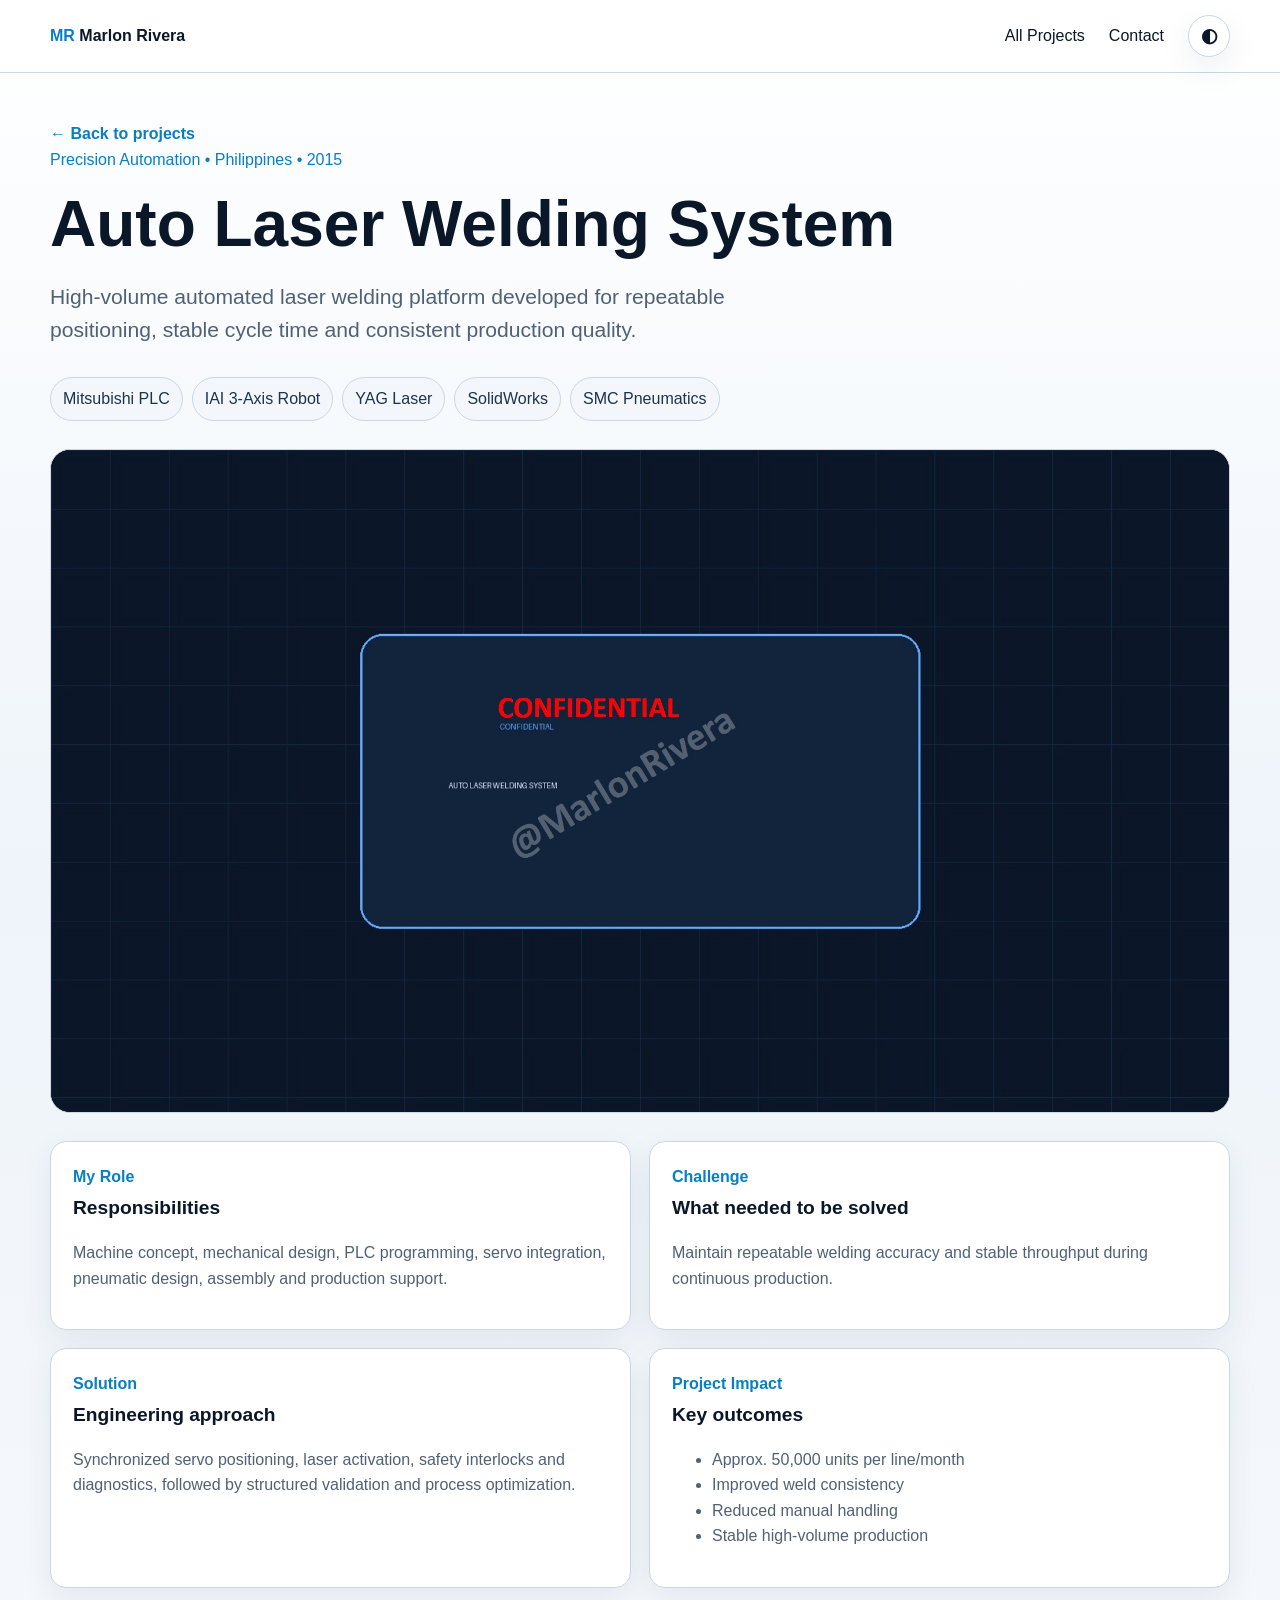
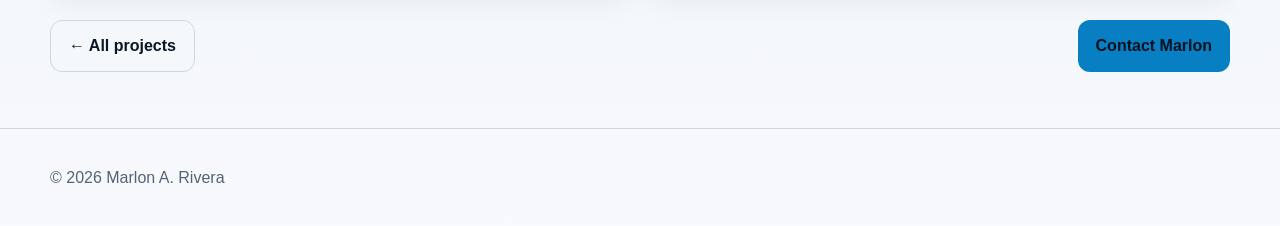
<file: projects/auto-laser-welding.html>
<!doctype html><html lang="en"><head><meta charset="utf-8"><meta name="viewport" content="width=device-width,initial-scale=1"><title>Auto Laser Welding System | Marlon Rivera</title><link rel="stylesheet" href="../styles.css"></head><body><header class="nav"><div class="wrap navin"><a class="brand" href="../index.html"><span>MR</span> Marlon Rivera</a><div class="links project-links"><a href="../index.html#projects">All Projects</a><a href="../index.html#contact">Contact</a><button class="theme-toggle icon-only" type="button" data-theme-toggle aria-label="Switch color theme" title="Switch color theme"><span class="theme-icon" aria-hidden="true">◐</span></button></div><button class="theme-toggle mobile-theme project-mobile-theme" type="button" data-theme-toggle aria-label="Switch color theme"><span class="theme-icon" aria-hidden="true">◐</span></button></div></header><main><section class="project-hero"><div class="wrap"><a class="meta" href="../index.html#projects">← Back to projects</a><div class="eyebrow">Precision Automation • Philippines • 2015</div><h1>Auto Laser Welding System</h1><p class="lead">High-volume automated laser welding platform developed for repeatable positioning, stable cycle time and consistent production quality.</p><div class="chips"><span class="chip">Mitsubishi PLC</span><span class="chip">IAI 3-Axis Robot</span><span class="chip">YAG Laser</span><span class="chip">SolidWorks</span><span class="chip">SMC Pneumatics</span></div><div class="project-media"><img src="../assets/covers/laser.jpg" alt="Auto Laser Welding System"></div><div class="detailgrid"><div class="detail"><div class="meta">My Role</div><h2>Responsibilities</h2><p>Machine concept, mechanical design, PLC programming, servo integration, pneumatic design, assembly and production support.</p></div><div class="detail"><div class="meta">Challenge</div><h2>What needed to be solved</h2><p>Maintain repeatable welding accuracy and stable throughput during continuous production.</p></div><div class="detail"><div class="meta">Solution</div><h2>Engineering approach</h2><p>Synchronized servo positioning, laser activation, safety interlocks and diagnostics, followed by structured validation and process optimization.</p></div><div class="detail"><div class="meta">Project Impact</div><h2>Key outcomes</h2><ul><li>Approx. 50,000 units per line/month</li><li>Improved weld consistency</li><li>Reduced manual handling</li><li>Stable high-volume production</li></ul></div></div><div class="projectnav"><a class="btn alt" href="../index.html#projects">← All projects</a><a class="btn" href="../index.html#contact">Contact Marlon</a></div></div></section></main><footer><div class="wrap">© <span data-year></span> Marlon A. Rivera</div></footer><script src="../script.js"></script><script src="../analytics-config.js"></script><script src="../analytics.js"></script></body></html>
</file>
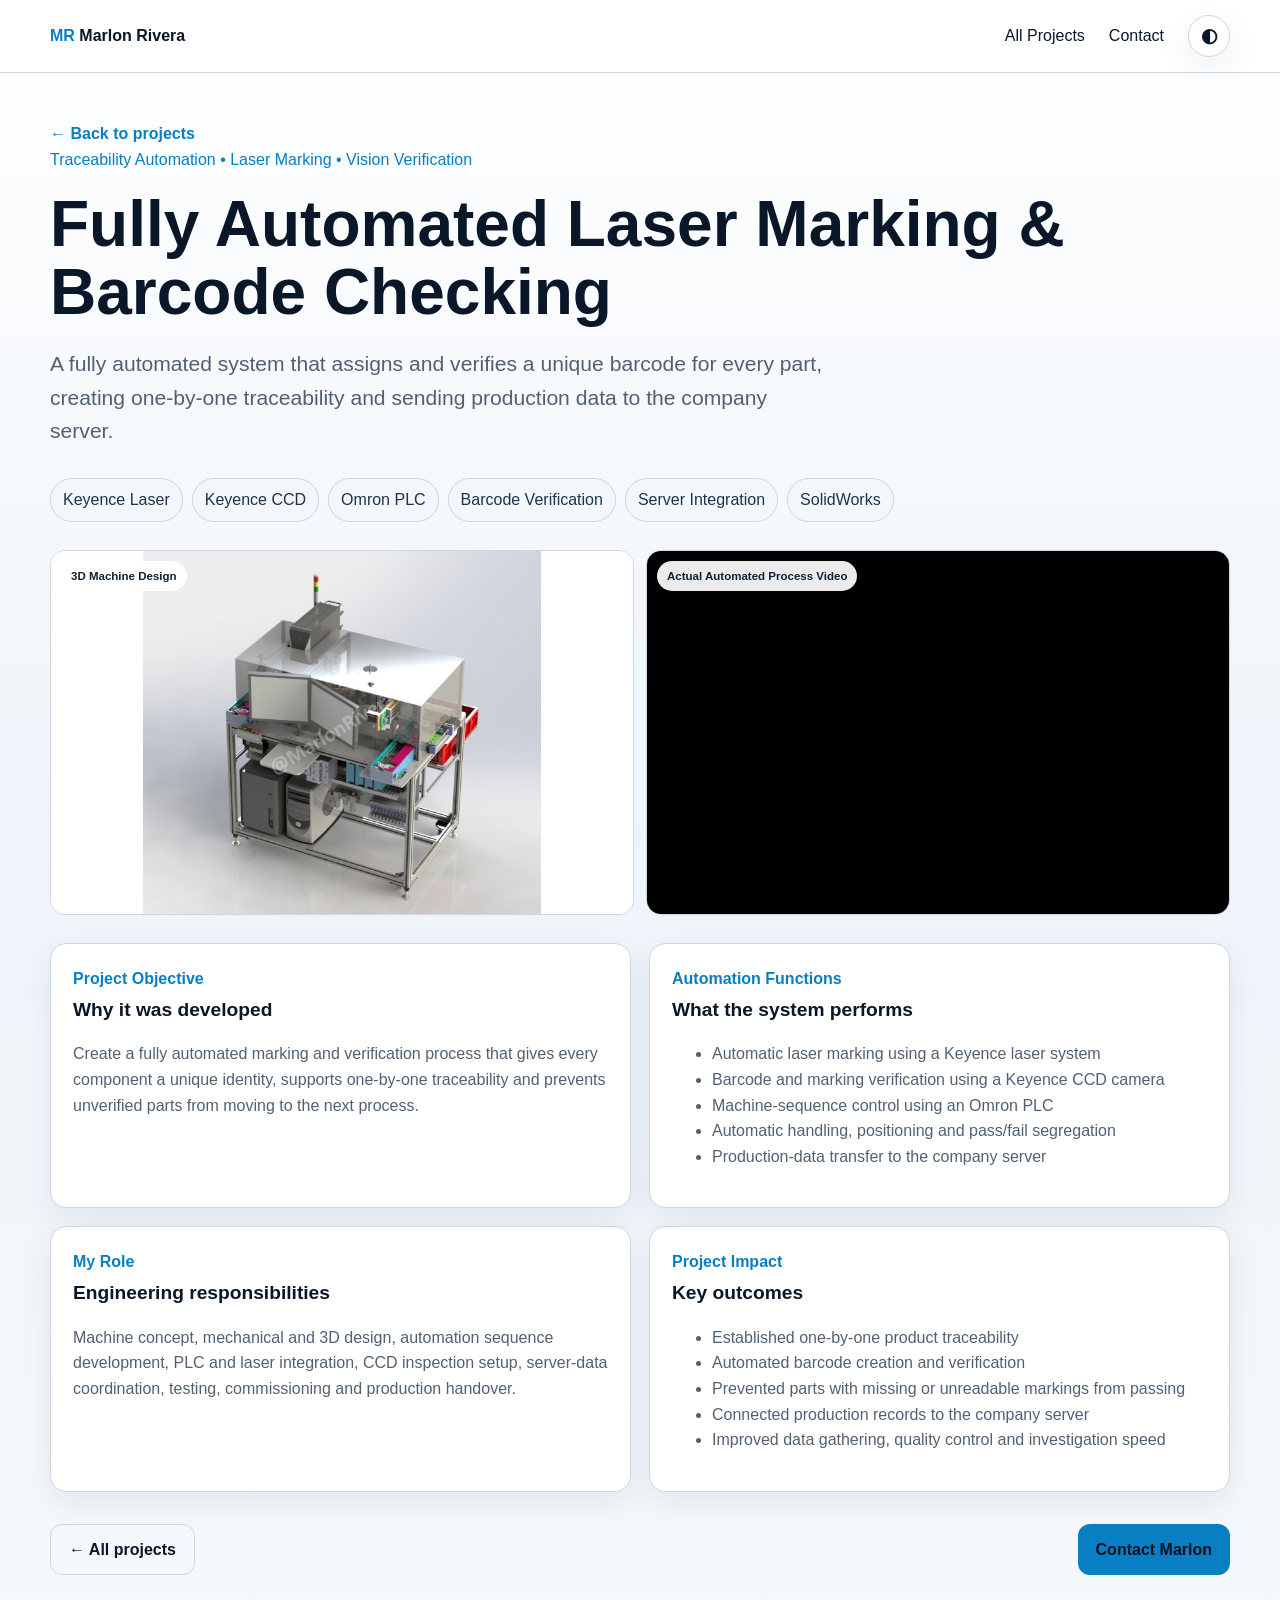
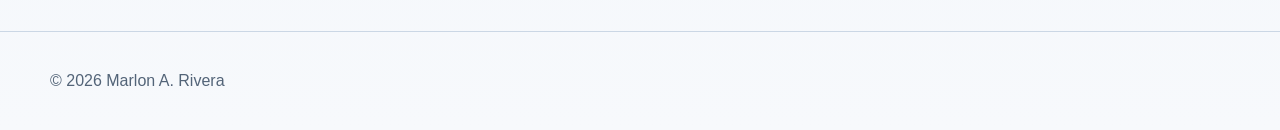
<file: projects/automated-laser-marking-barcode.html>
<!doctype html><html lang="en"><head><meta charset="utf-8"><meta name="viewport" content="width=device-width,initial-scale=1"><title>Fully Automated Laser Marking & Barcode Checking | Marlon Rivera</title><meta name="description" content="Fully automated laser marking and barcode verification system using Keyence laser and CCD technology with Omron PLC control and server-connected traceability."><link rel="stylesheet" href="../styles.css"></head><body><header class="nav"><div class="wrap navin"><a class="brand" href="../index.html"><span>MR</span> Marlon Rivera</a><div class="links project-links"><a href="../index.html#projects">All Projects</a><a href="../index.html#contact">Contact</a><button class="theme-toggle icon-only" type="button" data-theme-toggle aria-label="Switch color theme" title="Switch color theme"><span class="theme-icon" aria-hidden="true">◐</span></button></div><button class="theme-toggle mobile-theme project-mobile-theme" type="button" data-theme-toggle aria-label="Switch color theme"><span class="theme-icon" aria-hidden="true">◐</span></button></div></header><main><section class="project-hero"><div class="wrap"><a class="meta" href="../index.html#projects">← Back to projects</a><div class="eyebrow">Traceability Automation • Laser Marking • Vision Verification</div><h1>Fully Automated Laser Marking & Barcode Checking</h1><p class="lead">A fully automated system that assigns and verifies a unique barcode for every part, creating one-by-one traceability and sending production data to the company server.</p><div class="chips"><span class="chip">Keyence Laser</span><span class="chip">Keyence CCD</span><span class="chip">Omron PLC</span><span class="chip">Barcode Verification</span><span class="chip">Server Integration</span><span class="chip">SolidWorks</span></div><div class="project-comparison"><div class="media-panel"><div class="media-label">3D Machine Design</div><img src="../assets/cad/laser-marking-3d.jpg" alt="Automated Laser Marking and Barcode Checking 3D Machine Design"></div><div class="media-panel"><div class="media-label">Actual Automated Process Video</div><video autoplay muted loop playsinline preload="metadata"><source src="../assets/videos/fully-auto-laser-mark-barcode.mp4" type="video/mp4">Your browser does not support HTML5 video.</video></div></div><div class="detailgrid"><div class="detail"><div class="meta">Project Objective</div><h2>Why it was developed</h2><p>Create a fully automated marking and verification process that gives every component a unique identity, supports one-by-one traceability and prevents unverified parts from moving to the next process.</p></div><div class="detail"><div class="meta">Automation Functions</div><h2>What the system performs</h2><ul><li>Automatic laser marking using a Keyence laser system</li><li>Barcode and marking verification using a Keyence CCD camera</li><li>Machine-sequence control using an Omron PLC</li><li>Automatic handling, positioning and pass/fail segregation</li><li>Production-data transfer to the company server</li></ul></div><div class="detail"><div class="meta">My Role</div><h2>Engineering responsibilities</h2><p>Machine concept, mechanical and 3D design, automation sequence development, PLC and laser integration, CCD inspection setup, server-data coordination, testing, commissioning and production handover.</p></div><div class="detail"><div class="meta">Project Impact</div><h2>Key outcomes</h2><ul><li>Established one-by-one product traceability</li><li>Automated barcode creation and verification</li><li>Prevented parts with missing or unreadable markings from passing</li><li>Connected production records to the company server</li><li>Improved data gathering, quality control and investigation speed</li></ul></div></div><div class="projectnav"><a class="btn alt" href="../index.html#projects">← All projects</a><a class="btn" href="../index.html#contact">Contact Marlon</a></div></div></section></main><footer><div class="wrap">© <span data-year></span> Marlon A. Rivera</div></footer><script src="../script.js"></script><script src="../analytics-config.js"></script><script src="../analytics.js"></script></body></html>
</file>
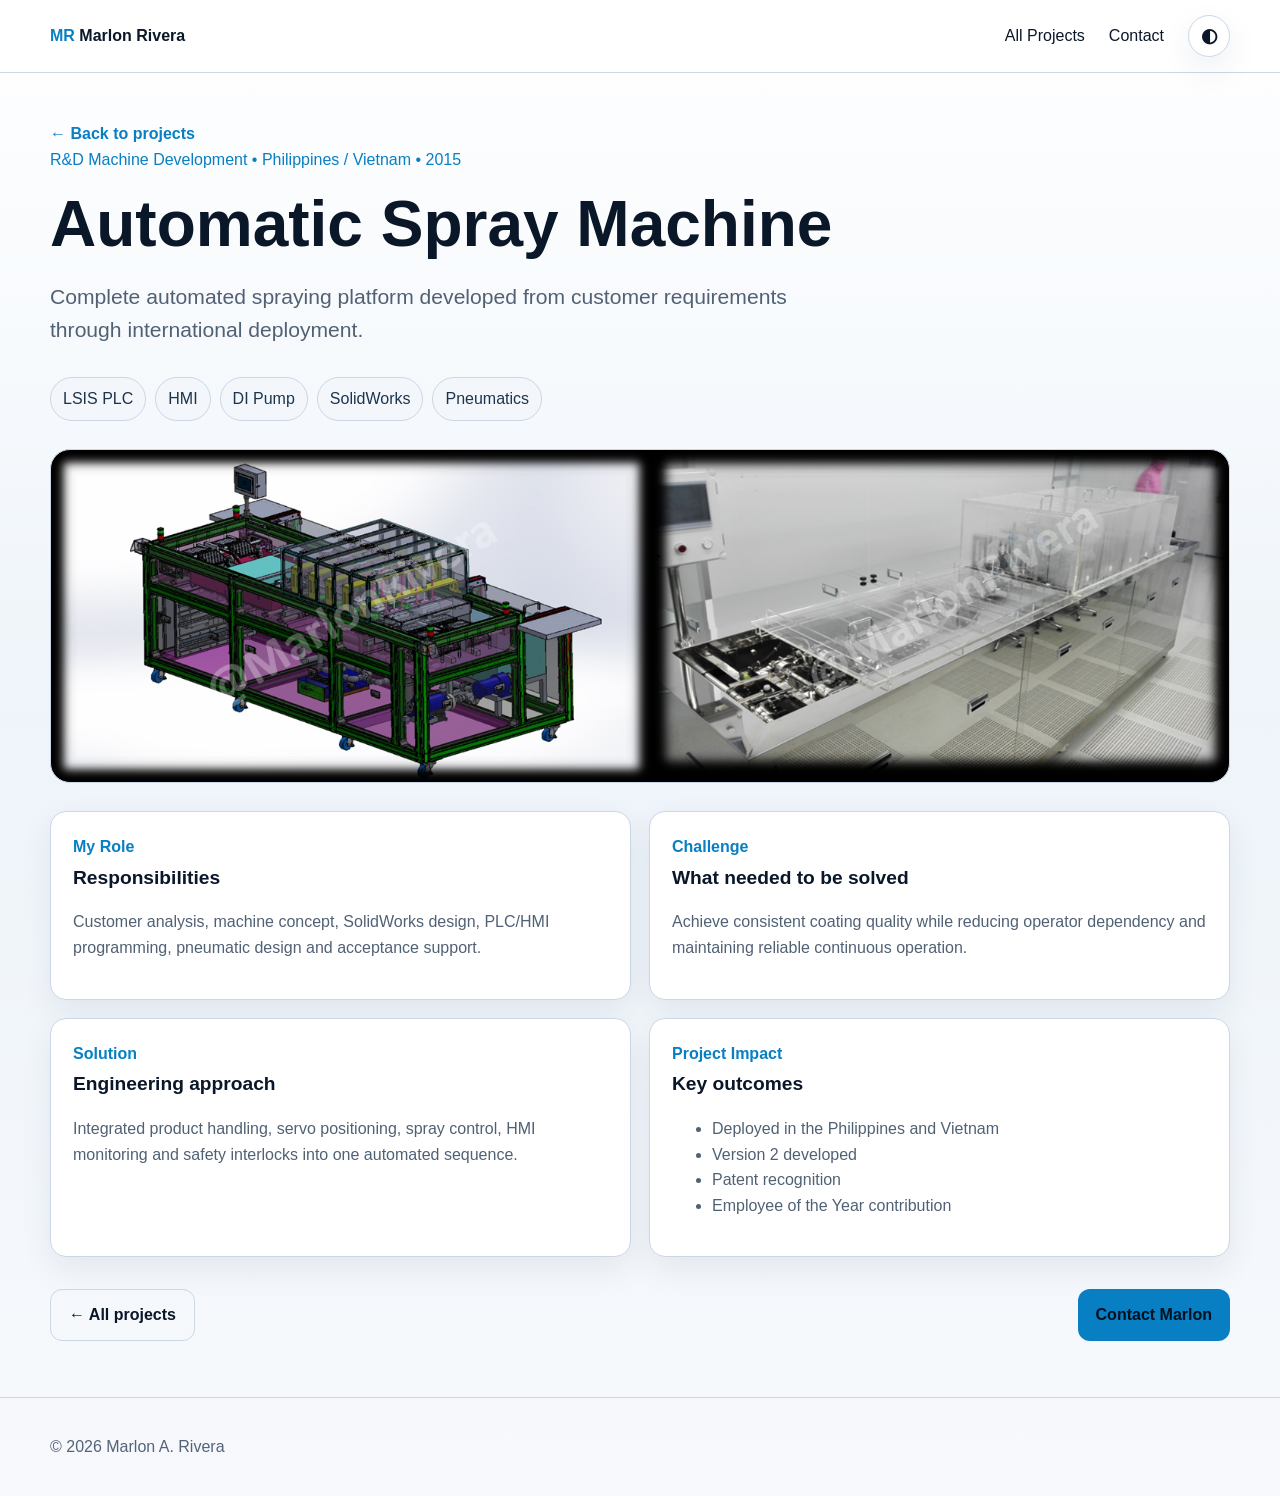
<file: projects/automatic-spray-machine.html>
<!doctype html><html lang="en"><head><meta charset="utf-8"><meta name="viewport" content="width=device-width,initial-scale=1"><title>Automatic Spray Machine | Marlon Rivera</title><link rel="stylesheet" href="../styles.css"></head><body><header class="nav"><div class="wrap navin"><a class="brand" href="../index.html"><span>MR</span> Marlon Rivera</a><div class="links project-links"><a href="../index.html#projects">All Projects</a><a href="../index.html#contact">Contact</a><button class="theme-toggle icon-only" type="button" data-theme-toggle aria-label="Switch color theme" title="Switch color theme"><span class="theme-icon" aria-hidden="true">◐</span></button></div><button class="theme-toggle mobile-theme project-mobile-theme" type="button" data-theme-toggle aria-label="Switch color theme"><span class="theme-icon" aria-hidden="true">◐</span></button></div></header><main><section class="project-hero"><div class="wrap"><a class="meta" href="../index.html#projects">← Back to projects</a><div class="eyebrow">R&D Machine Development • Philippines / Vietnam • 2015</div><h1>Automatic Spray Machine</h1><p class="lead">Complete automated spraying platform developed from customer requirements through international deployment.</p><div class="chips"><span class="chip">LSIS PLC</span><span class="chip">HMI</span><span class="chip">DI Pump</span><span class="chip">SolidWorks</span><span class="chip">Pneumatics</span></div><div class="project-media"><img src="../assets/covers/spray.png" alt="Automatic Spray Machine"></div><div class="detailgrid"><div class="detail"><div class="meta">My Role</div><h2>Responsibilities</h2><p>Customer analysis, machine concept, SolidWorks design, PLC/HMI programming, pneumatic design and acceptance support.</p></div><div class="detail"><div class="meta">Challenge</div><h2>What needed to be solved</h2><p>Achieve consistent coating quality while reducing operator dependency and maintaining reliable continuous operation.</p></div><div class="detail"><div class="meta">Solution</div><h2>Engineering approach</h2><p>Integrated product handling, servo positioning, spray control, HMI monitoring and safety interlocks into one automated sequence.</p></div><div class="detail"><div class="meta">Project Impact</div><h2>Key outcomes</h2><ul><li>Deployed in the Philippines and Vietnam</li><li>Version 2 developed</li><li>Patent recognition</li><li>Employee of the Year contribution</li></ul></div></div><div class="projectnav"><a class="btn alt" href="../index.html#projects">← All projects</a><a class="btn" href="../index.html#contact">Contact Marlon</a></div></div></section></main><footer><div class="wrap">© <span data-year></span> Marlon A. Rivera</div></footer><script src="../script.js"></script><script src="../analytics-config.js"></script><script src="../analytics.js"></script></body></html>
</file>
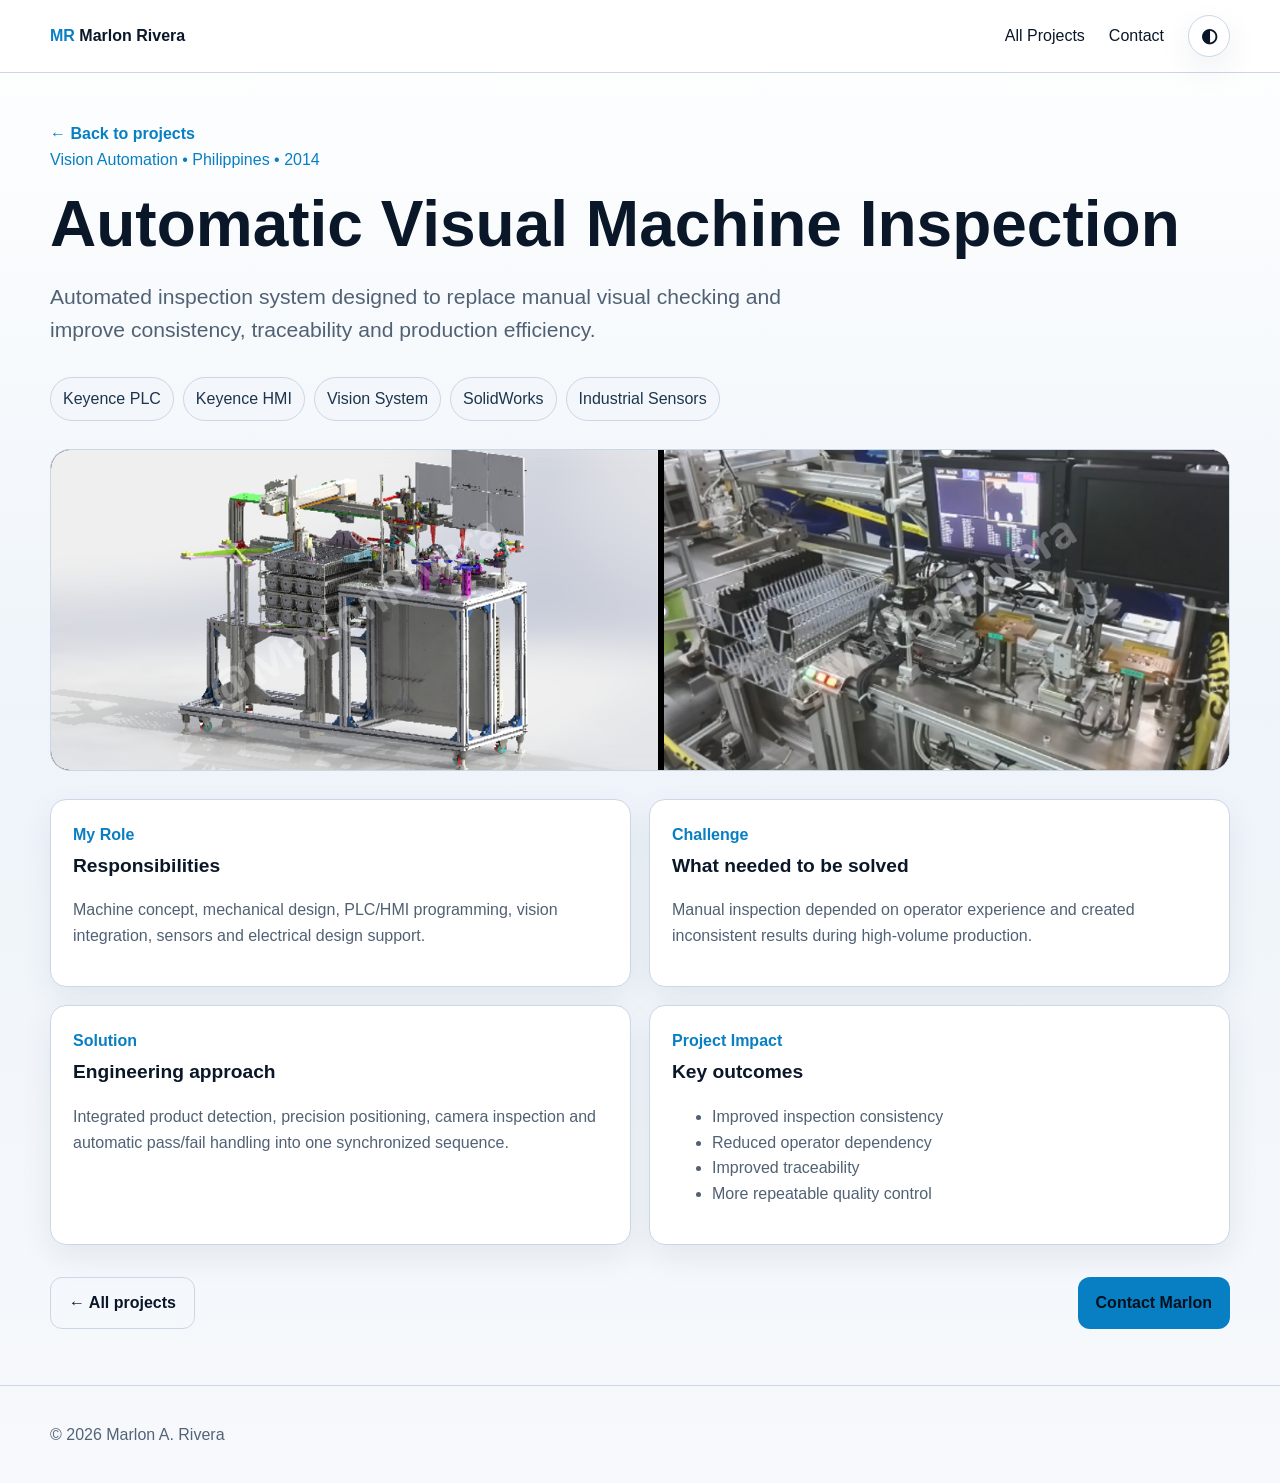
<file: projects/automatic-visual-inspection.html>
<!doctype html><html lang="en"><head><meta charset="utf-8"><meta name="viewport" content="width=device-width,initial-scale=1"><title>Automatic Visual Machine Inspection | Marlon Rivera</title><link rel="stylesheet" href="../styles.css"></head><body><header class="nav"><div class="wrap navin"><a class="brand" href="../index.html"><span>MR</span> Marlon Rivera</a><div class="links project-links"><a href="../index.html#projects">All Projects</a><a href="../index.html#contact">Contact</a><button class="theme-toggle icon-only" type="button" data-theme-toggle aria-label="Switch color theme" title="Switch color theme"><span class="theme-icon" aria-hidden="true">◐</span></button></div><button class="theme-toggle mobile-theme project-mobile-theme" type="button" data-theme-toggle aria-label="Switch color theme"><span class="theme-icon" aria-hidden="true">◐</span></button></div></header><main><section class="project-hero"><div class="wrap"><a class="meta" href="../index.html#projects">← Back to projects</a><div class="eyebrow">Vision Automation • Philippines • 2014</div><h1>Automatic Visual Machine Inspection</h1><p class="lead">Automated inspection system designed to replace manual visual checking and improve consistency, traceability and production efficiency.</p><div class="chips"><span class="chip">Keyence PLC</span><span class="chip">Keyence HMI</span><span class="chip">Vision System</span><span class="chip">SolidWorks</span><span class="chip">Industrial Sensors</span></div><div class="project-media"><img src="../assets/covers/avmi.png" alt="Automatic Visual Machine Inspection"></div><div class="detailgrid"><div class="detail"><div class="meta">My Role</div><h2>Responsibilities</h2><p>Machine concept, mechanical design, PLC/HMI programming, vision integration, sensors and electrical design support.</p></div><div class="detail"><div class="meta">Challenge</div><h2>What needed to be solved</h2><p>Manual inspection depended on operator experience and created inconsistent results during high-volume production.</p></div><div class="detail"><div class="meta">Solution</div><h2>Engineering approach</h2><p>Integrated product detection, precision positioning, camera inspection and automatic pass/fail handling into one synchronized sequence.</p></div><div class="detail"><div class="meta">Project Impact</div><h2>Key outcomes</h2><ul><li>Improved inspection consistency</li><li>Reduced operator dependency</li><li>Improved traceability</li><li>More repeatable quality control</li></ul></div></div><div class="projectnav"><a class="btn alt" href="../index.html#projects">← All projects</a><a class="btn" href="../index.html#contact">Contact Marlon</a></div></div></section></main><footer><div class="wrap">© <span data-year></span> Marlon A. Rivera</div></footer><script src="../script.js"></script><script src="../analytics-config.js"></script><script src="../analytics.js"></script></body></html>
</file>
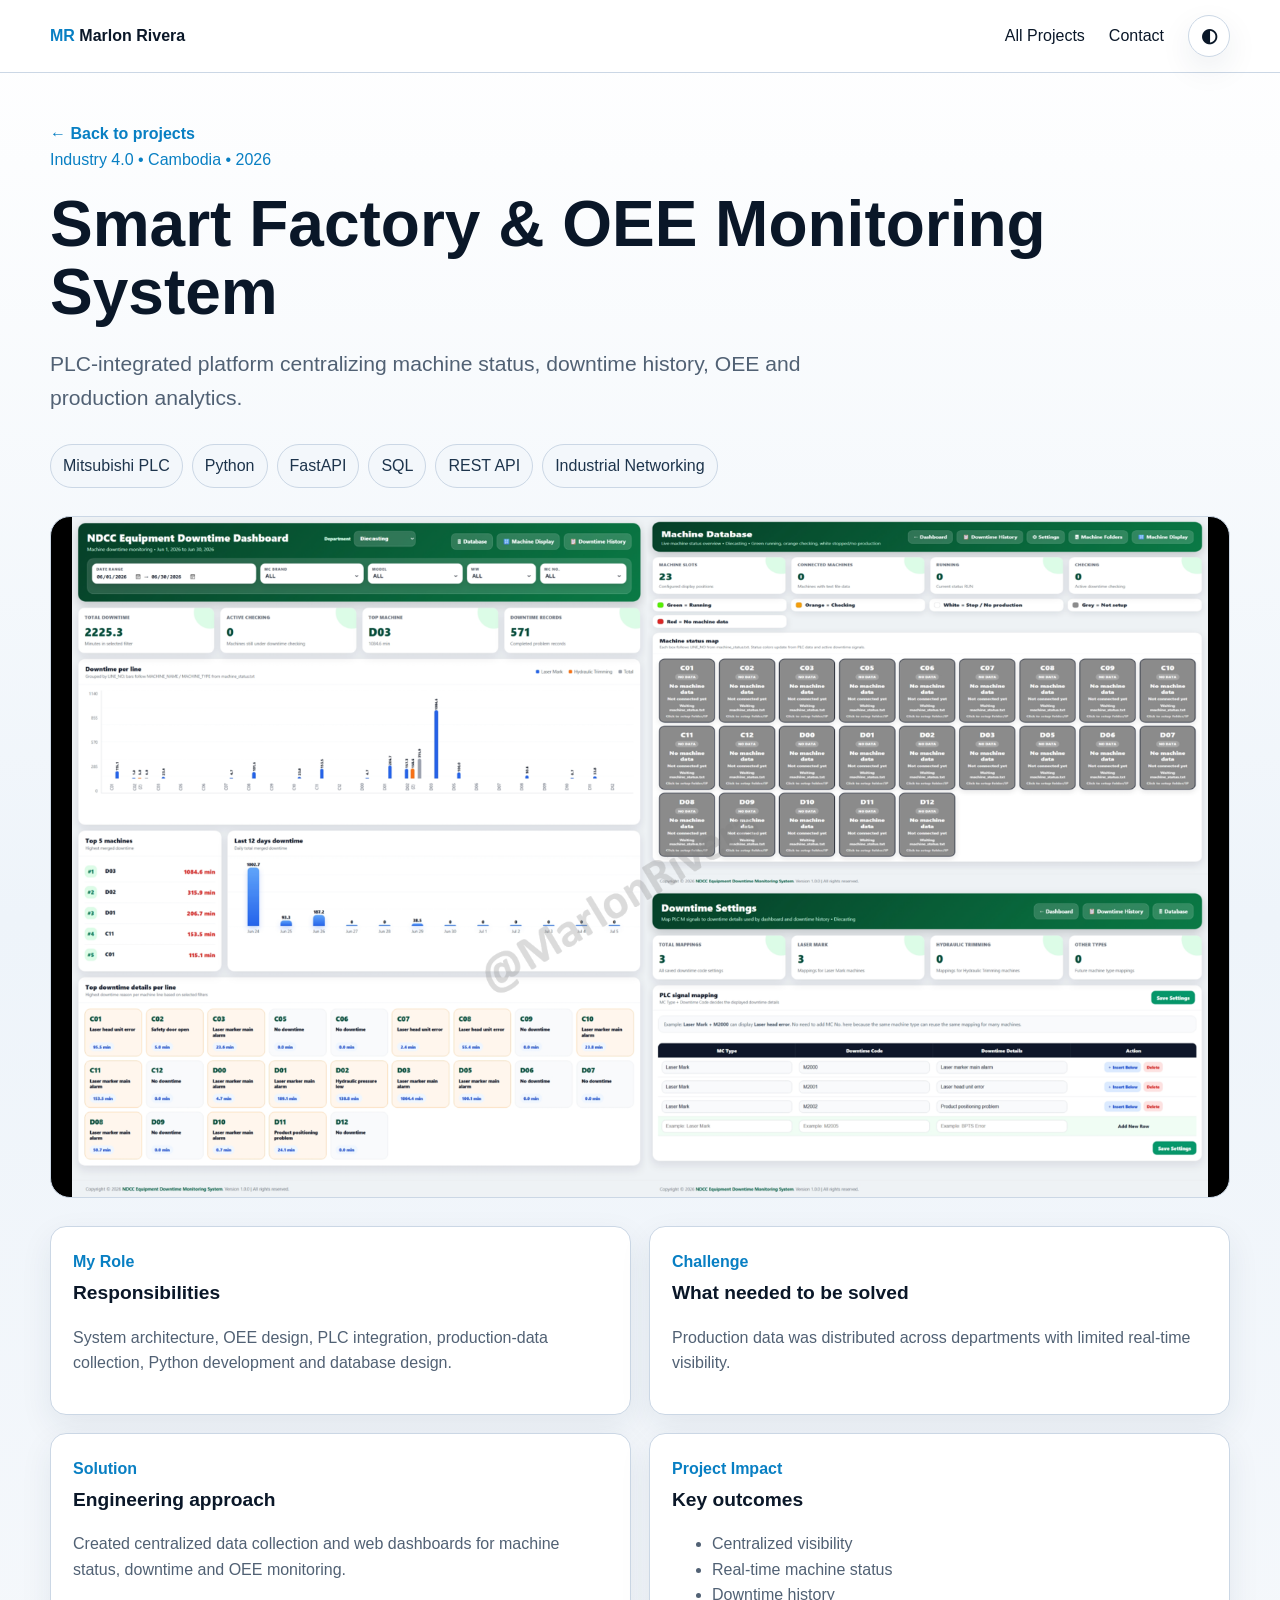
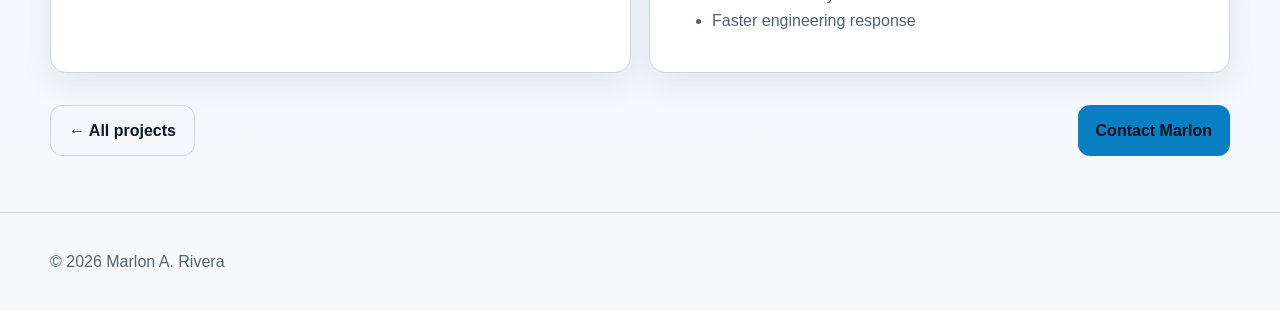
<file: projects/smart-factory-oee.html>
<!doctype html><html lang="en"><head><meta charset="utf-8"><meta name="viewport" content="width=device-width,initial-scale=1"><title>Smart Factory & OEE Monitoring System | Marlon Rivera</title><link rel="stylesheet" href="../styles.css"></head><body><header class="nav"><div class="wrap navin"><a class="brand" href="../index.html"><span>MR</span> Marlon Rivera</a><div class="links project-links"><a href="../index.html#projects">All Projects</a><a href="../index.html#contact">Contact</a><button class="theme-toggle icon-only" type="button" data-theme-toggle aria-label="Switch color theme" title="Switch color theme"><span class="theme-icon" aria-hidden="true">◐</span></button></div><button class="theme-toggle mobile-theme project-mobile-theme" type="button" data-theme-toggle aria-label="Switch color theme"><span class="theme-icon" aria-hidden="true">◐</span></button></div></header><main><section class="project-hero"><div class="wrap"><a class="meta" href="../index.html#projects">← Back to projects</a><div class="eyebrow">Industry 4.0 • Cambodia • 2026</div><h1>Smart Factory & OEE Monitoring System</h1><p class="lead">PLC-integrated platform centralizing machine status, downtime history, OEE and production analytics.</p><div class="chips"><span class="chip">Mitsubishi PLC</span><span class="chip">Python</span><span class="chip">FastAPI</span><span class="chip">SQL</span><span class="chip">REST API</span><span class="chip">Industrial Networking</span></div><div class="project-media"><img src="../assets/covers/oee.png" alt="Smart Factory & OEE Monitoring System"></div><div class="detailgrid"><div class="detail"><div class="meta">My Role</div><h2>Responsibilities</h2><p>System architecture, OEE design, PLC integration, production-data collection, Python development and database design.</p></div><div class="detail"><div class="meta">Challenge</div><h2>What needed to be solved</h2><p>Production data was distributed across departments with limited real-time visibility.</p></div><div class="detail"><div class="meta">Solution</div><h2>Engineering approach</h2><p>Created centralized data collection and web dashboards for machine status, downtime and OEE monitoring.</p></div><div class="detail"><div class="meta">Project Impact</div><h2>Key outcomes</h2><ul><li>Centralized visibility</li><li>Real-time machine status</li><li>Downtime history</li><li>Faster engineering response</li></ul></div></div><div class="projectnav"><a class="btn alt" href="../index.html#projects">← All projects</a><a class="btn" href="../index.html#contact">Contact Marlon</a></div></div></section></main><footer><div class="wrap">© <span data-year></span> Marlon A. Rivera</div></footer><script src="../script.js"></script><script src="../analytics-config.js"></script><script src="../analytics.js"></script></body></html>
</file>
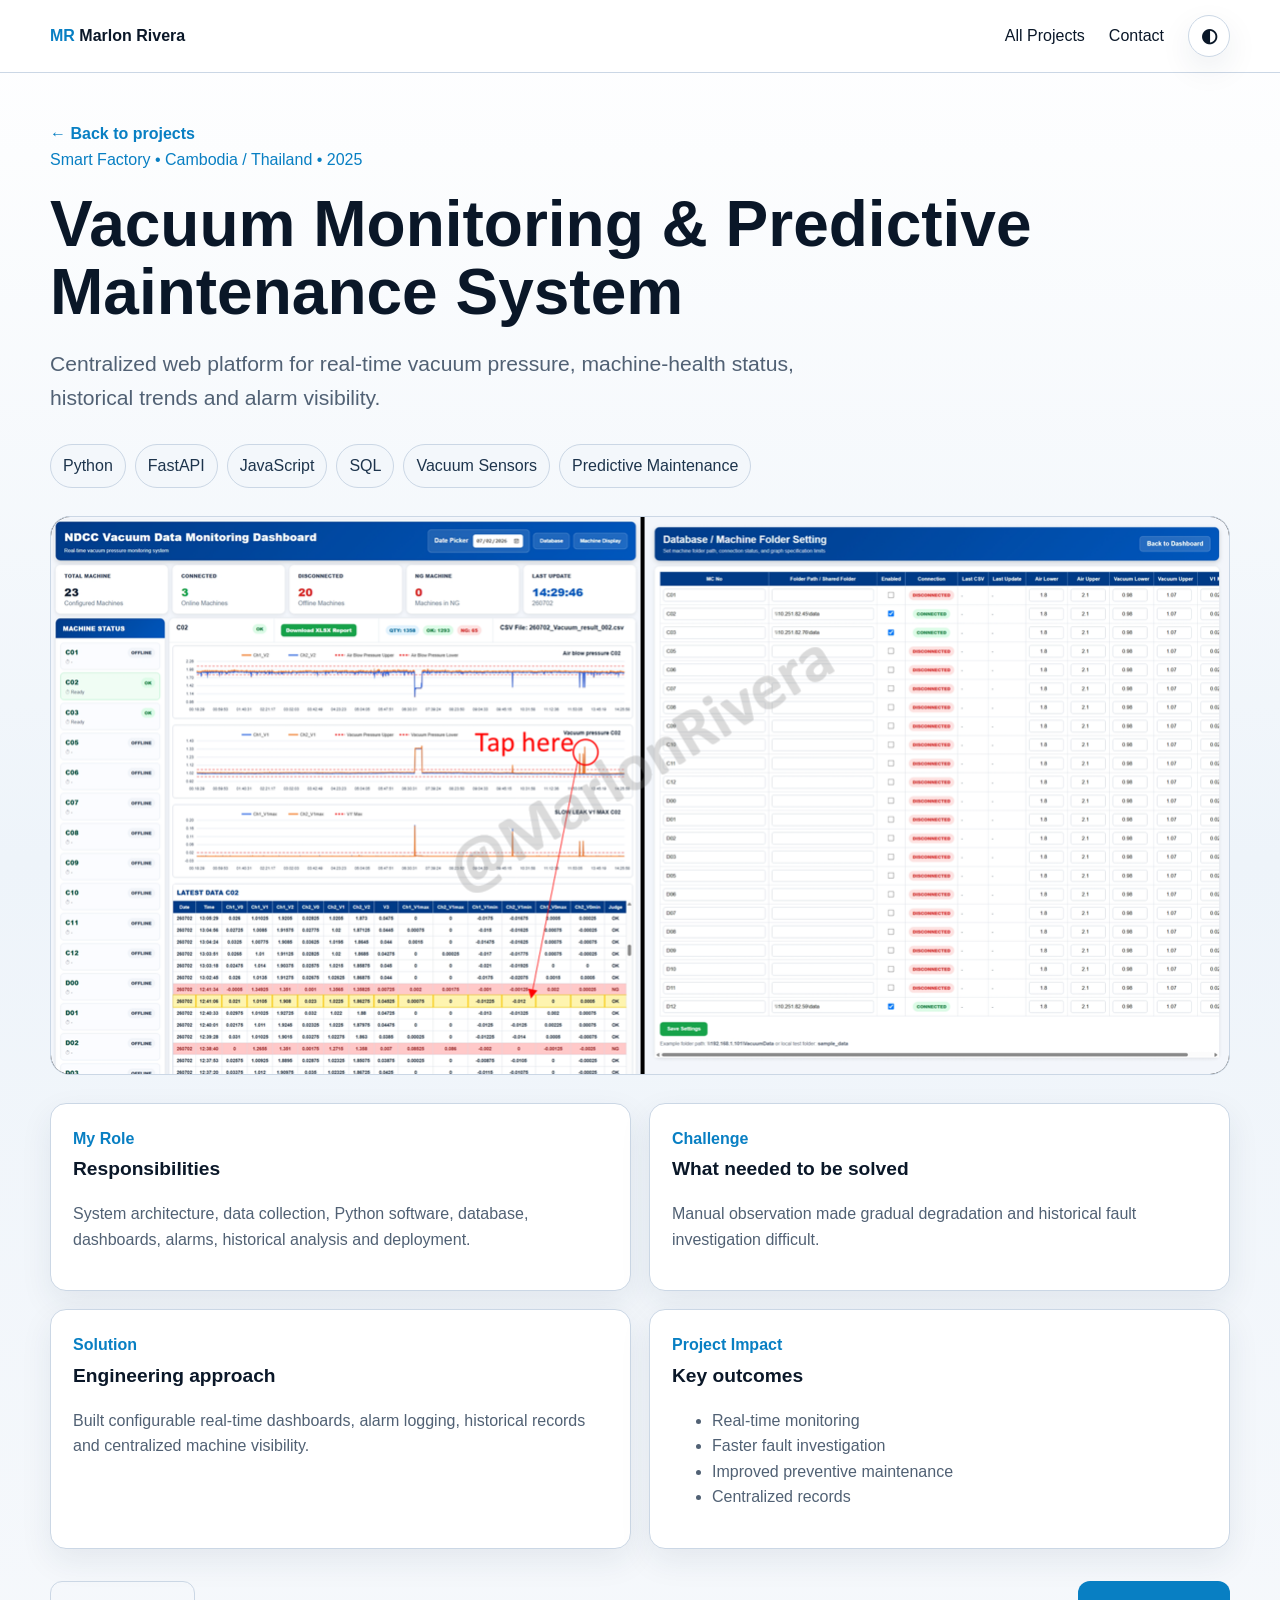
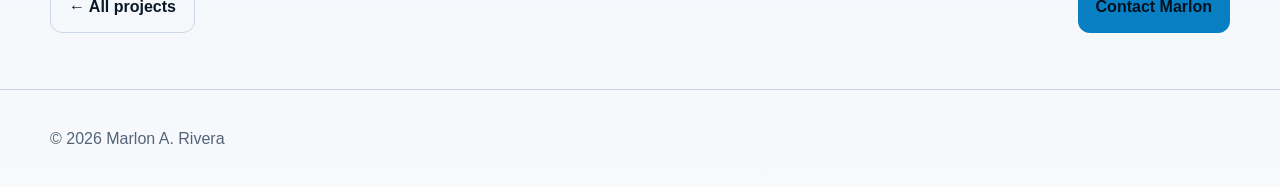
<file: projects/vacuum-monitoring.html>
<!doctype html><html lang="en"><head><meta charset="utf-8"><meta name="viewport" content="width=device-width,initial-scale=1"><title>Vacuum Monitoring & Predictive Maintenance System | Marlon Rivera</title><link rel="stylesheet" href="../styles.css"></head><body><header class="nav"><div class="wrap navin"><a class="brand" href="../index.html"><span>MR</span> Marlon Rivera</a><div class="links project-links"><a href="../index.html#projects">All Projects</a><a href="../index.html#contact">Contact</a><button class="theme-toggle icon-only" type="button" data-theme-toggle aria-label="Switch color theme" title="Switch color theme"><span class="theme-icon" aria-hidden="true">◐</span></button></div><button class="theme-toggle mobile-theme project-mobile-theme" type="button" data-theme-toggle aria-label="Switch color theme"><span class="theme-icon" aria-hidden="true">◐</span></button></div></header><main><section class="project-hero"><div class="wrap"><a class="meta" href="../index.html#projects">← Back to projects</a><div class="eyebrow">Smart Factory • Cambodia / Thailand • 2025</div><h1>Vacuum Monitoring & Predictive Maintenance System</h1><p class="lead">Centralized web platform for real-time vacuum pressure, machine-health status, historical trends and alarm visibility.</p><div class="chips"><span class="chip">Python</span><span class="chip">FastAPI</span><span class="chip">JavaScript</span><span class="chip">SQL</span><span class="chip">Vacuum Sensors</span><span class="chip">Predictive Maintenance</span></div><div class="project-media"><img src="../assets/covers/vacuum.png" alt="Vacuum Monitoring & Predictive Maintenance System"></div><div class="detailgrid"><div class="detail"><div class="meta">My Role</div><h2>Responsibilities</h2><p>System architecture, data collection, Python software, database, dashboards, alarms, historical analysis and deployment.</p></div><div class="detail"><div class="meta">Challenge</div><h2>What needed to be solved</h2><p>Manual observation made gradual degradation and historical fault investigation difficult.</p></div><div class="detail"><div class="meta">Solution</div><h2>Engineering approach</h2><p>Built configurable real-time dashboards, alarm logging, historical records and centralized machine visibility.</p></div><div class="detail"><div class="meta">Project Impact</div><h2>Key outcomes</h2><ul><li>Real-time monitoring</li><li>Faster fault investigation</li><li>Improved preventive maintenance</li><li>Centralized records</li></ul></div></div><div class="projectnav"><a class="btn alt" href="../index.html#projects">← All projects</a><a class="btn" href="../index.html#contact">Contact Marlon</a></div></div></section></main><footer><div class="wrap">© <span data-year></span> Marlon A. Rivera</div></footer><script src="../script.js"></script><script src="../analytics-config.js"></script><script src="../analytics.js"></script></body></html>
</file>
<file: styles.css>
:root{--bg:#07111f;--panel:#0d1b2e;--panel2:#10243c;--text:#f7f9fc;--muted:#a9b7c8;--accent:#55c2ff;--line:#223851;--max:1180px}*{box-sizing:border-box}html{scroll-behavior:smooth}body{margin:0;font-family:Inter,Segoe UI,Arial,sans-serif;background:linear-gradient(180deg,#06101c,#0a1627 48%,#07111f);color:var(--text);line-height:1.6}a{color:inherit;text-decoration:none}img,video{display:block;max-width:100%}.wrap{width:min(var(--max),calc(100% - 32px));margin:auto}.nav{position:sticky;top:0;z-index:20;background:rgba(6,16,28,.9);backdrop-filter:blur(14px);border-bottom:1px solid var(--line)}.navin{height:72px;display:flex;align-items:center;justify-content:space-between}.brand{font-weight:800}.brand span,.eyebrow,.meta{color:var(--accent)}.links{display:flex;gap:24px;align-items:center}.btn{display:inline-flex;align-items:center;justify-content:center;padding:12px 18px;border-radius:12px;background:var(--accent);color:#03111e;font-weight:800;border:0}.btn.alt{background:transparent;color:var(--text);border:1px solid var(--line)}.hero{padding:78px 0 54px}.hero-grid{display:grid;grid-template-columns:minmax(0,1.45fr) minmax(260px,.55fr);gap:42px;align-items:center}.hero-copy h1{font-size:clamp(2.8rem,6.2vw,5.8rem);line-height:.98;margin:.3em 0}.lead{font-size:clamp(1.05rem,2vw,1.32rem);color:var(--muted);max-width:780px}.actions{display:flex;gap:12px;flex-wrap:wrap;margin-top:28px}.chips{display:flex;flex-wrap:wrap;gap:9px;margin-top:30px}.chip{padding:8px 12px;border:1px solid var(--line);border-radius:999px;color:#dce8f5;background:#0b1a2c}.profile-card{background:var(--panel);border:1px solid var(--line);border-radius:22px;overflow:hidden;box-shadow:0 24px 60px rgba(0,0,0,.25)}.profile-card img{width:100%;height:350px;object-fit:cover;object-position:center 22%}.profile-info{display:grid;padding:18px 20px;gap:3px}.profile-info strong{font-size:1.2rem}.profile-info span{color:var(--muted);font-size:.9rem}.stats{grid-column:1/-1;display:grid;grid-template-columns:repeat(4,1fr);gap:14px;margin-top:8px}.stat{padding:22px;background:rgba(13,27,46,.85);border:1px solid var(--line);border-radius:16px}.stat b{font-size:2rem;display:block}.stat span{color:var(--muted)}section{padding:72px 0}.sectionhead{display:flex;justify-content:space-between;gap:24px;align-items:end;margin-bottom:28px}.sectionhead h2{font-size:clamp(2rem,4vw,3.2rem);margin:0}.sectionhead p{max-width:560px;color:var(--muted)}.about-grid{display:grid;grid-template-columns:repeat(3,1fr);gap:18px}.about-card{background:var(--panel);border:1px solid var(--line);border-radius:18px;padding:24px}.about-card>span{color:var(--accent);font-weight:900}.about-card h3{font-size:1.25rem}.about-card p{color:var(--muted)}.feature{display:grid;grid-template-columns:minmax(0,1.45fr) minmax(280px,.55fr);gap:26px;padding:24px;border:1px solid var(--line);background:var(--panel);border-radius:22px;margin:22px 0;align-items:center}.comparison-media{display:grid;grid-template-columns:1fr 1fr;gap:10px;min-width:0}.media-panel{position:relative;aspect-ratio:4/3;border-radius:15px;overflow:hidden;background:#fff;border:1px solid var(--line)}.media-panel img,.media-panel video{width:100%;height:100%;object-fit:contain;background:#fff}.media-panel video{background:#000;object-fit:cover}.media-label{position:absolute;z-index:2;top:10px;left:10px;padding:6px 10px;border-radius:999px;background:rgba(3,17,30,.88);font-size:.72rem;font-weight:800;color:#fff;backdrop-filter:blur(8px)}.feature h3{font-size:clamp(1.55rem,2.6vw,2.1rem);margin:.35rem 0}.feature p{color:var(--muted)}.meta{font-weight:700}.grid{display:grid;grid-template-columns:repeat(2,1fr);gap:20px}.card{background:var(--panel);border:1px solid var(--line);border-radius:18px;overflow:hidden}.card img{width:100%;aspect-ratio:16/9;object-fit:contain;background:#fff}.cardbody{padding:20px}.card h3{margin:.2rem 0;font-size:1.35rem}.card p{color:var(--muted)}.career{display:grid;gap:14px}.job,.application-card{padding:22px;border:1px solid var(--line);border-radius:16px;background:var(--panel)}.job small{color:var(--accent);font-weight:800}.job h3{margin:.25rem 0}.job p,.application-card p{margin:0;color:var(--muted)}.application-card{display:flex;justify-content:space-between;align-items:center;gap:24px}.application-card h2{margin:.3rem 0}.application-card .actions{margin-top:0}footer{padding:36px 0;border-top:1px solid var(--line);color:var(--muted)}.project-hero{padding:48px 0 24px}.project-hero h1{font-size:clamp(2.2rem,5vw,4.6rem);line-height:1.05;margin:.3em 0}.project-media{margin:28px 0;border:1px solid var(--line);border-radius:20px;overflow:hidden;background:#000}.project-media img,.project-media video{width:100%;max-height:680px;object-fit:contain}.project-comparison{display:grid;grid-template-columns:1fr 1fr;gap:12px;margin:28px 0}.project-comparison .media-panel{aspect-ratio:16/10}.detailgrid{display:grid;grid-template-columns:repeat(2,1fr);gap:18px}.detail{padding:22px;border:1px solid var(--line);background:var(--panel);border-radius:16px}.detail h2{font-size:1.2rem;margin:.2rem 0}.detail p,.detail li{color:var(--muted)}.projectnav{display:flex;justify-content:space-between;gap:12px;margin:32px 0}.mobile{display:none}@media(max-width:900px){.hero-grid,.feature{grid-template-columns:1fr}.profile-card{max-width:360px}.profile-card img{height:330px}.stats{grid-template-columns:1fr 1fr}.links{display:none}.mobile{display:block}.about-grid{grid-template-columns:1fr}.feature-copy{padding:4px}.hero{padding-top:50px}}@media(max-width:650px){.comparison-media,.project-comparison,.grid,.detailgrid{grid-template-columns:1fr}.stats{grid-template-columns:1fr 1fr}.media-panel{aspect-ratio:16/10}.sectionhead,.application-card{display:block}.application-card .actions{margin-top:18px}.feature{padding:14px}.wrap{width:min(var(--max),calc(100% - 20px))}}@media(max-width:420px){.stats{grid-template-columns:1fr}.hero-copy h1{font-size:2.9rem}}


/* Version 11: animated project GIF */
.animated-gif{display:block;width:100%;height:100%;object-fit:contain;background:#fff;}

/* Version 13 compact portfolio layout */
.feature-grid{display:grid;grid-template-columns:repeat(2,minmax(0,1fr));gap:22px;margin-bottom:28px}
.feature-grid .feature{display:flex;flex-direction:column;align-items:stretch;margin:0;padding:18px;gap:18px;min-width:0}
.feature-grid .comparison-media{width:100%;grid-template-columns:repeat(2,minmax(0,1fr));gap:10px}
.feature-grid .media-panel{aspect-ratio:4/3}
.feature-grid .feature-copy{display:flex;flex-direction:column;align-items:flex-start;flex:1}
.feature-grid .feature-copy .btn{margin-top:auto}
.feature-grid .feature h3{font-size:clamp(1.35rem,2vw,1.85rem)}
.feature-grid .feature p{margin-top:.25rem}
.grid{grid-template-columns:repeat(5,minmax(0,1fr));gap:12px}
.grid .cardbody{padding:14px}
.grid .card h3{font-size:1rem;line-height:1.3}
.grid .card p{font-size:.82rem;line-height:1.45;margin-bottom:0}
.grid .meta{font-size:.72rem}
.career-layout{display:grid;grid-template-columns:minmax(260px,.72fr) minmax(0,1.28fr);gap:56px;align-items:start}
.career-intro{position:sticky;top:104px}
.career-intro h2,.contact-intro h2{font-size:clamp(2rem,4vw,3.2rem);line-height:1.15;margin:.35rem 0}
.career-intro p{color:var(--muted);max-width:430px}
.career .job{display:grid;grid-template-columns:120px minmax(230px,.8fr) minmax(260px,1.2fr);gap:18px;align-items:center;padding:19px 22px}
.career .job small{color:#61d28b;font-size:.82rem}
.career .job h3{color:var(--accent);font-size:1.08rem;line-height:1.35;margin:0}
.career .job p{display:grid;gap:3px}
.career .job p strong{color:#fff;font-size:.96rem}
.career .job p span{color:var(--muted);font-size:.88rem}
.contact-layout{display:grid;grid-template-columns:minmax(260px,.8fr) minmax(0,1.2fr);gap:56px;align-items:start}
.contact-details>p{color:var(--muted);margin-top:8px}
.contact-list{display:grid;grid-template-columns:repeat(2,minmax(0,1fr));gap:12px;margin-top:22px}
.contact-list a{display:grid;gap:4px;padding:17px 18px;border:1px solid var(--line);border-radius:14px;background:var(--panel);transition:.2s ease}
.contact-list a:hover{transform:translateY(-2px);border-color:var(--accent)}
.contact-list span{color:var(--accent);font-size:.78rem;font-weight:800;text-transform:uppercase;letter-spacing:.04em}
.contact-list strong{color:#fff;font-size:.94rem;overflow-wrap:anywhere}
@media(max-width:1080px){.grid{grid-template-columns:repeat(3,minmax(0,1fr))}.career .job{grid-template-columns:105px 1fr}.career .job p{grid-column:2}}
@media(max-width:900px){.feature-grid{grid-template-columns:1fr}.career-layout,.contact-layout{grid-template-columns:1fr;gap:24px}.career-intro{position:static}.grid{grid-template-columns:repeat(2,minmax(0,1fr))}}
@media(max-width:650px){.feature-grid .comparison-media{grid-template-columns:1fr}.grid{grid-template-columns:1fr}.career .job{grid-template-columns:1fr;gap:5px}.career .job p{grid-column:auto}.contact-list{grid-template-columns:1fr}}


/* Version 14: complete profile image, theme selector and career countries */
.profile-card img{height:auto;aspect-ratio:1050/1379;object-fit:contain;object-position:center;background:#fff}
.theme-toggle{display:inline-flex;align-items:center;justify-content:center;gap:8px;min-height:40px;padding:8px 12px;border:1px solid var(--line);border-radius:11px;background:var(--panel);color:var(--text);font:inherit;font-size:.82rem;font-weight:800;cursor:pointer;transition:transform .2s ease,border-color .2s ease,background .2s ease}
.theme-toggle:hover{transform:translateY(-1px);border-color:var(--accent)}
.theme-icon{font-size:1.05rem;line-height:1}.mobile-nav-actions{display:flex;align-items:center;gap:8px}.mobile-theme{display:none;padding:8px 11px}.project-mobile-theme{display:none}.job-period{display:grid;gap:3px;align-content:center}.job-country{color:#fff;font-size:.78rem;font-weight:750;line-height:1.25}.career .job small{display:block}

body[data-theme="light"]{--bg:#f4f7fb;--panel:#ffffff;--panel2:#edf3f9;--text:#0a1728;--muted:#516174;--accent:#087fc3;--line:#cbd7e5;background:linear-gradient(180deg,#ffffff,#eef4fa 48%,#f7f9fc);color:var(--text)}
body[data-theme="light"] .nav{background:rgba(255,255,255,.92)}
body[data-theme="light"] .chip{color:#1d344c;background:#f3f7fb}
body[data-theme="light"] .profile-card,body[data-theme="light"] .stat,body[data-theme="light"] .about-card,body[data-theme="light"] .feature,body[data-theme="light"] .card,body[data-theme="light"] .job,body[data-theme="light"] .application-card,body[data-theme="light"] .detail,body[data-theme="light"] .contact-list a,body[data-theme="light"] .theme-toggle{box-shadow:0 12px 32px rgba(29,55,82,.08)}
body[data-theme="light"] .career .job p strong,body[data-theme="light"] .contact-list strong,body[data-theme="light"] .job-country{color:#17283a}
body[data-theme="light"] .media-label{background:rgba(255,255,255,.92);color:#102238}
body[data-theme="light"] footer{color:#536478}

@media(max-width:900px){.profile-card img{height:auto}.links .theme-toggle{display:none}.mobile-theme{display:inline-flex}.project-mobile-theme{display:inline-flex}.project-links{display:flex}.project-links a{display:none}}
@media(max-width:650px){.job-period{gap:1px}.job-country{margin-bottom:4px}}

/* Version 15: simplified project heading, right-side flagship video, icon-only theme control */
.sectionhead>p{display:none!important}
.theme-toggle.icon-only{width:42px;min-width:42px;height:42px;min-height:42px;padding:0;border-radius:50%;gap:0}
.theme-toggle.icon-only .theme-icon{font-size:1.2rem}
@media(max-width:900px){.theme-toggle.icon-only{width:40px;min-width:40px;height:40px;min-height:40px}}
</file>
